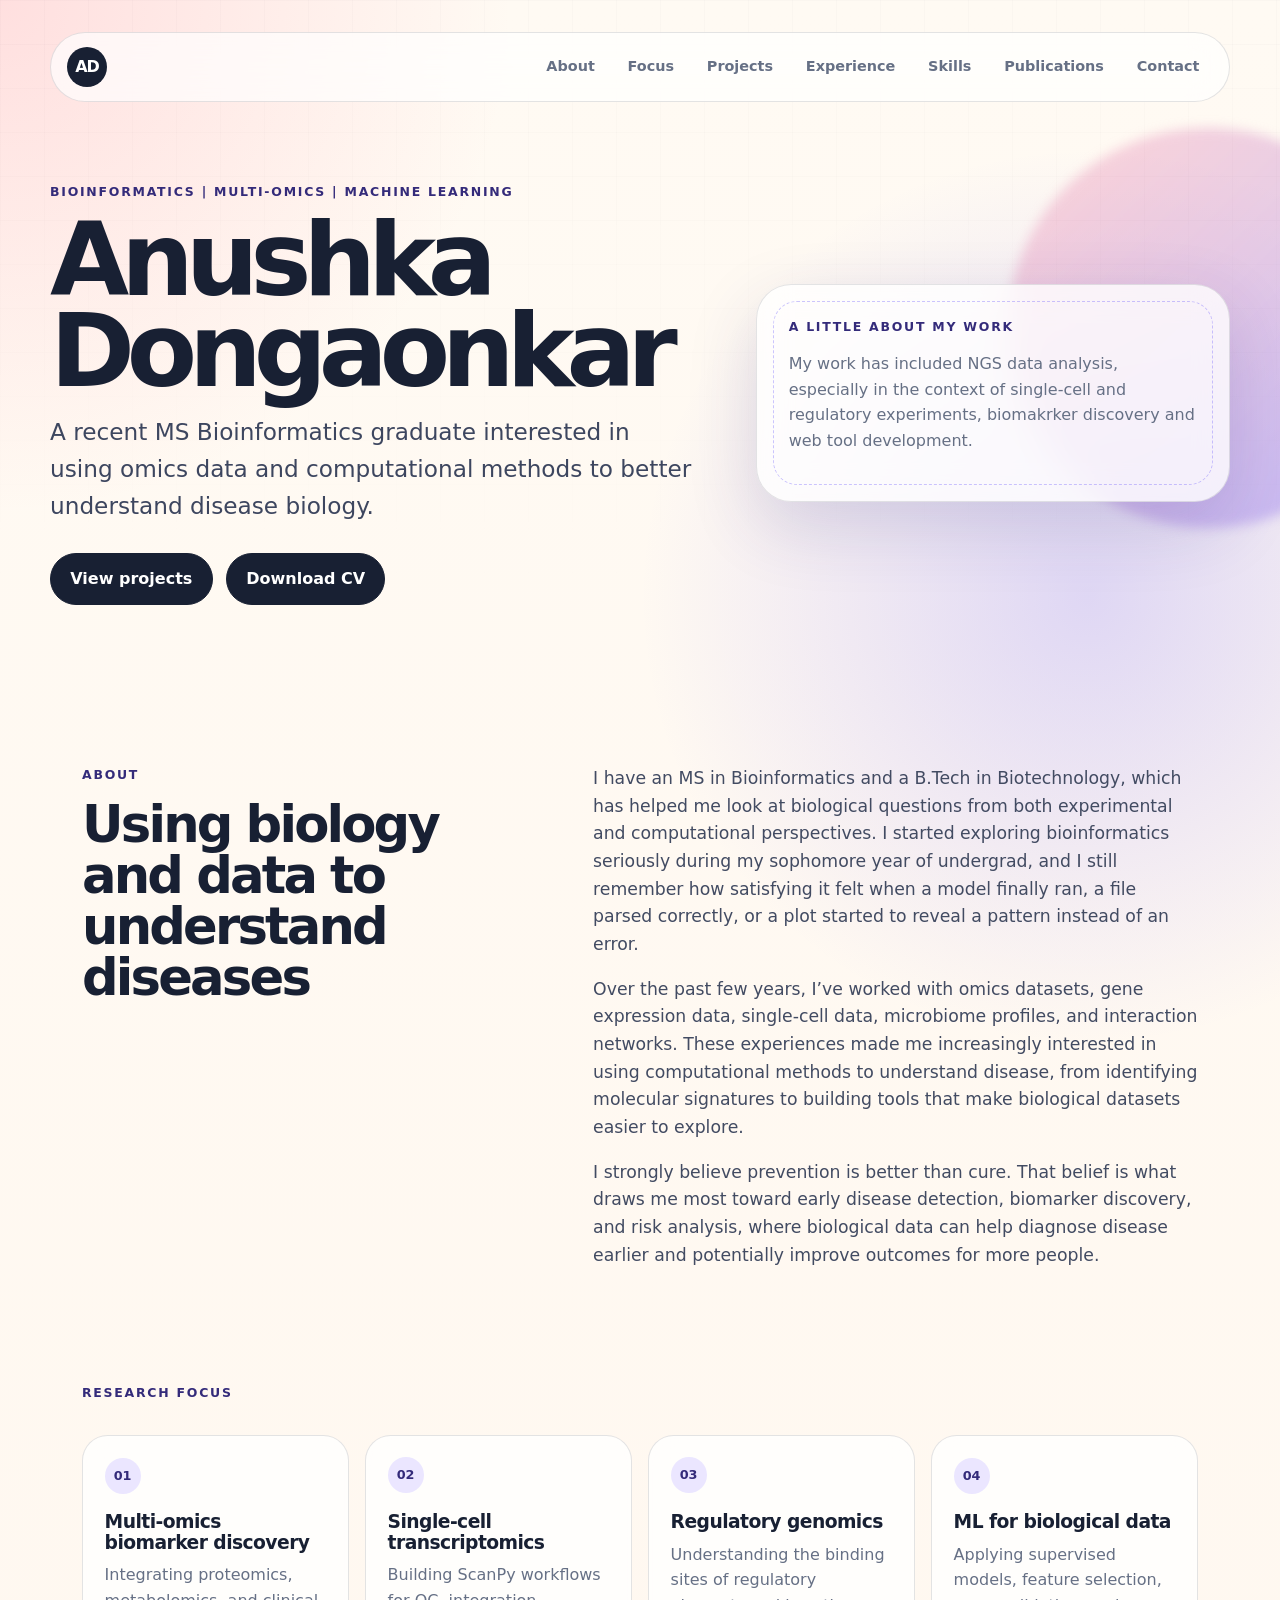
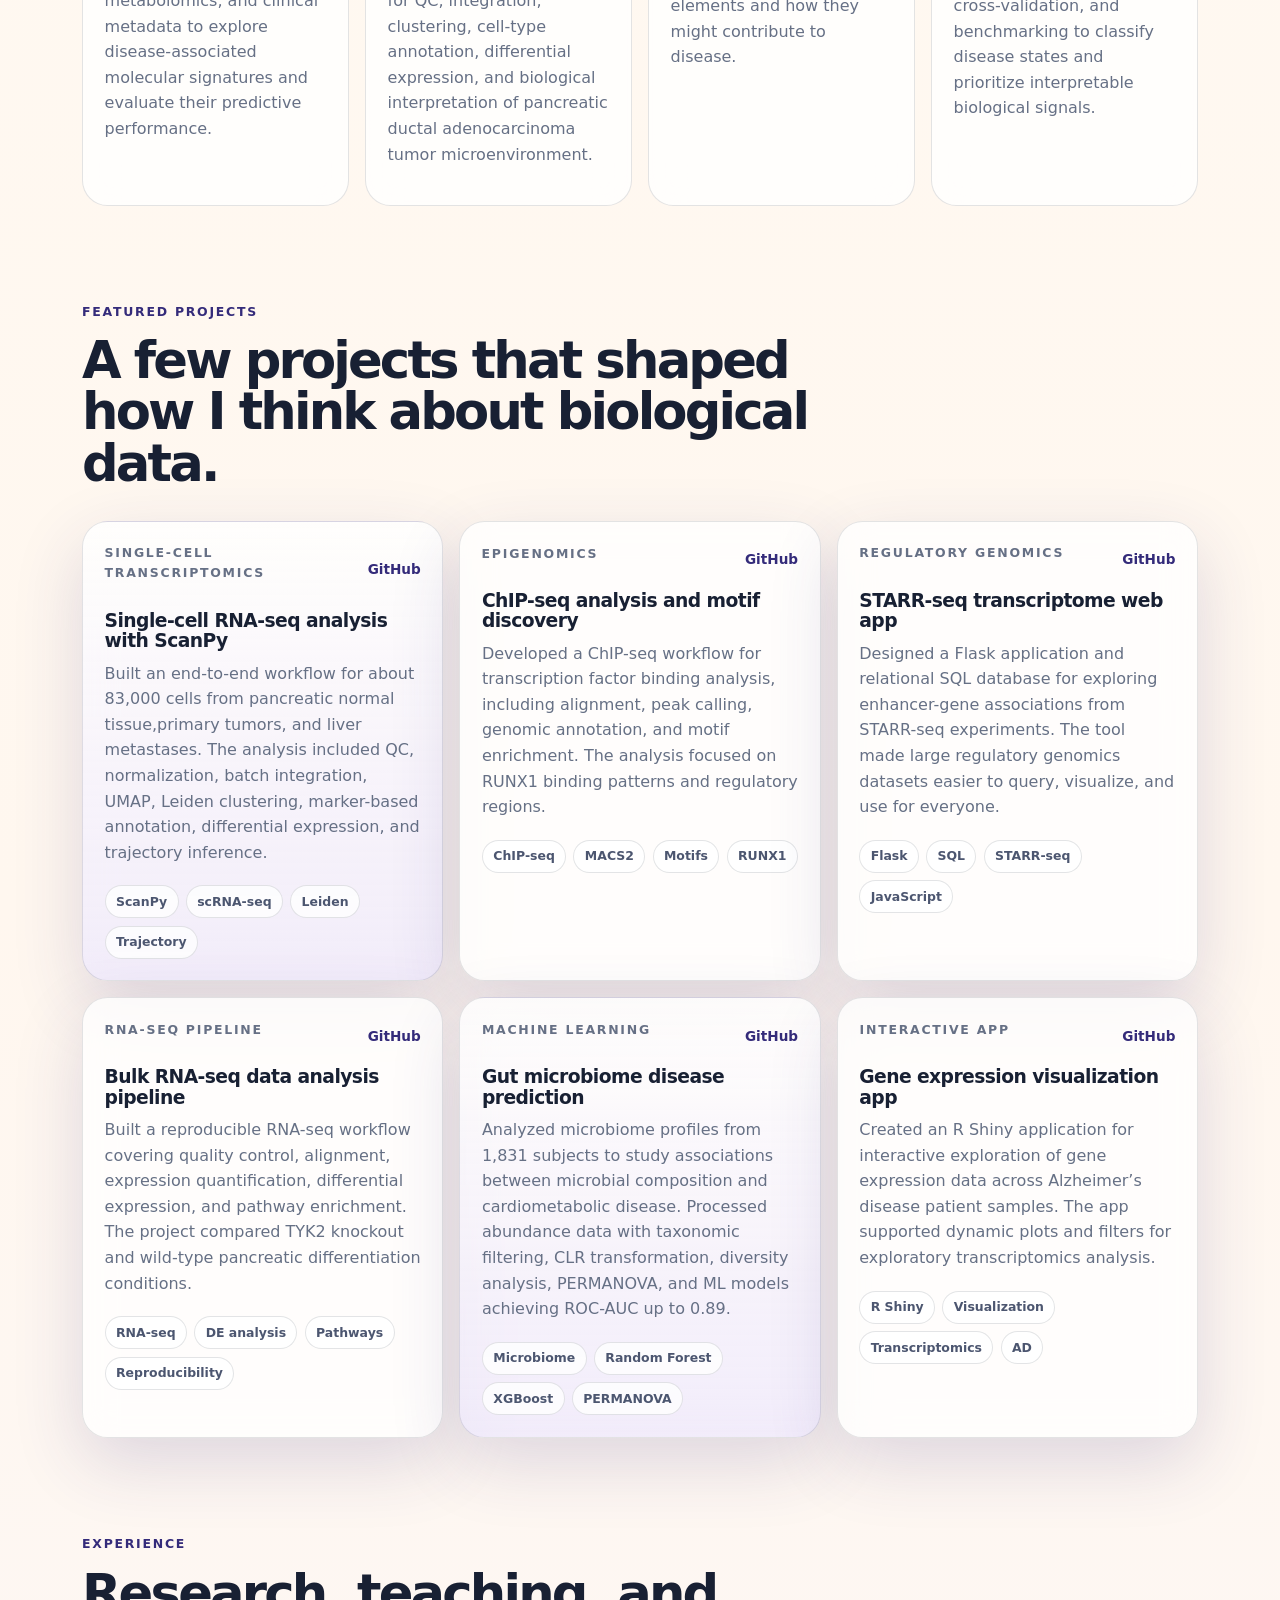
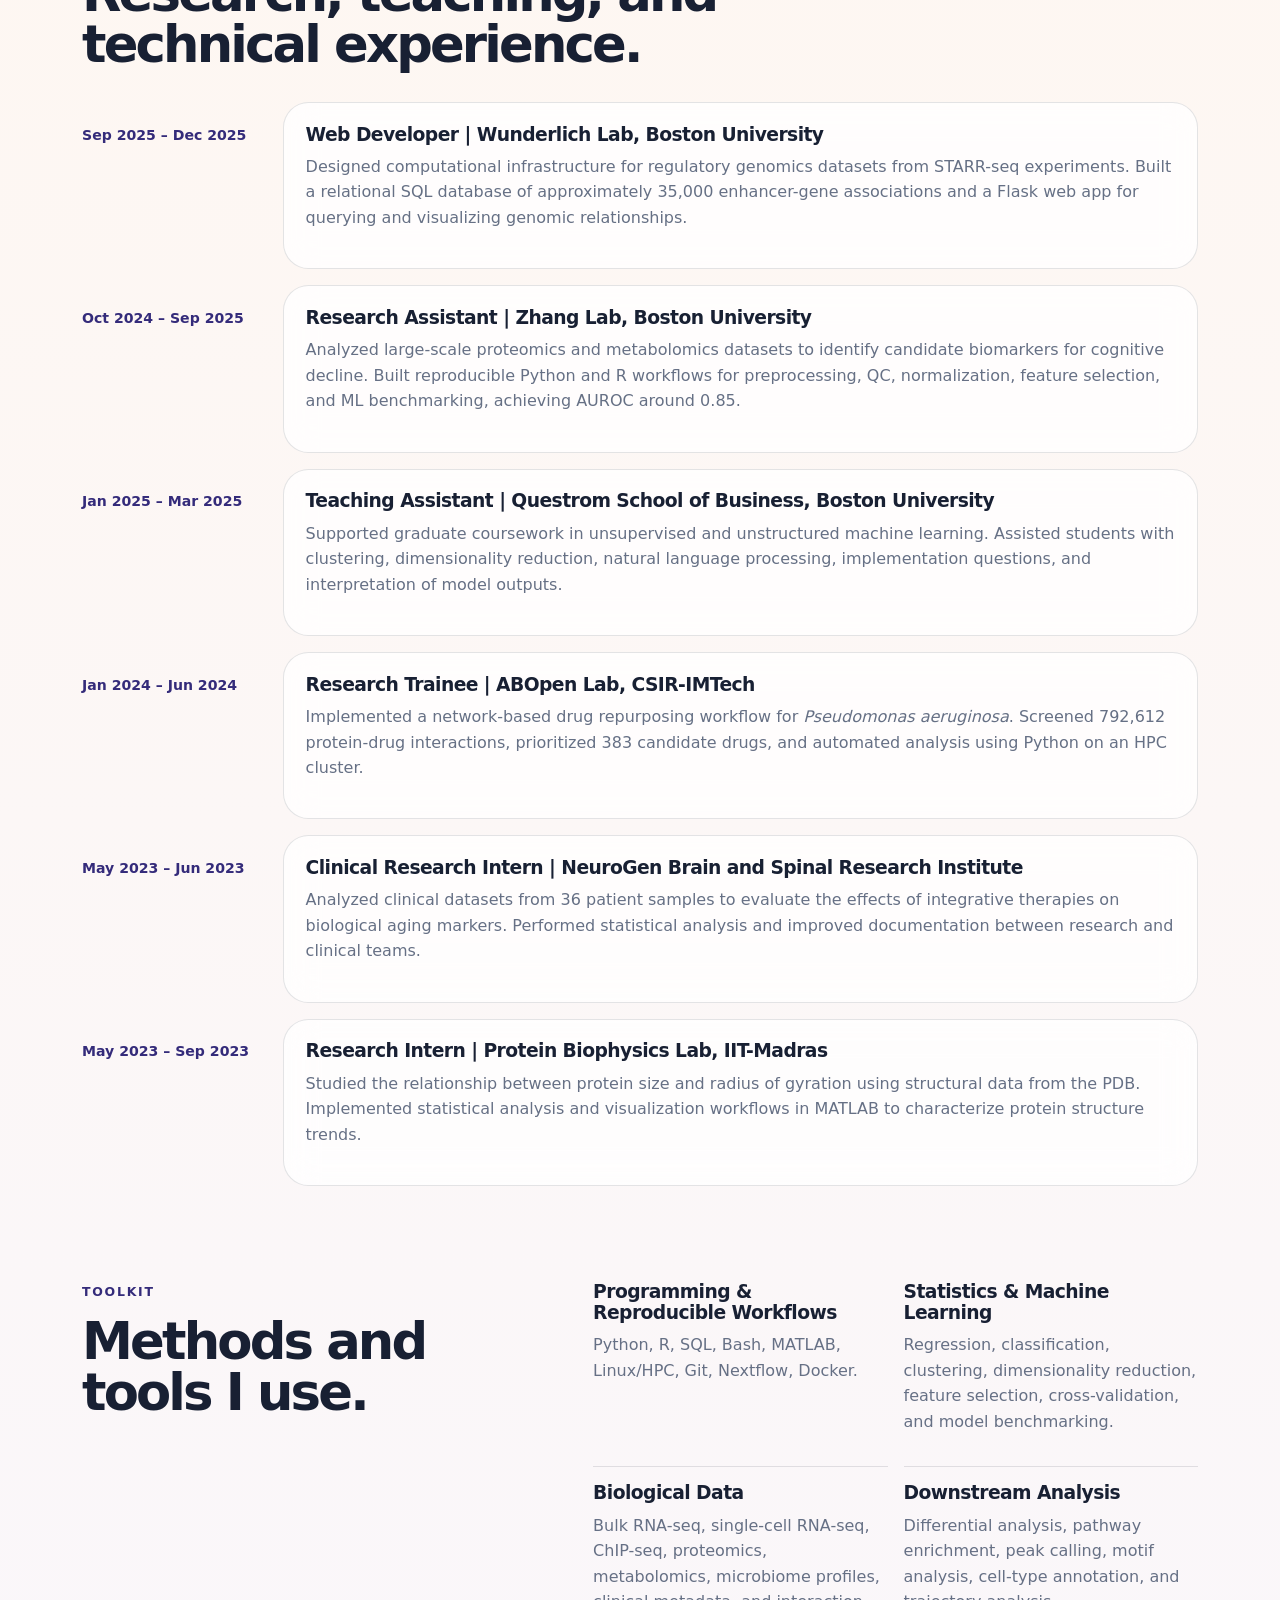
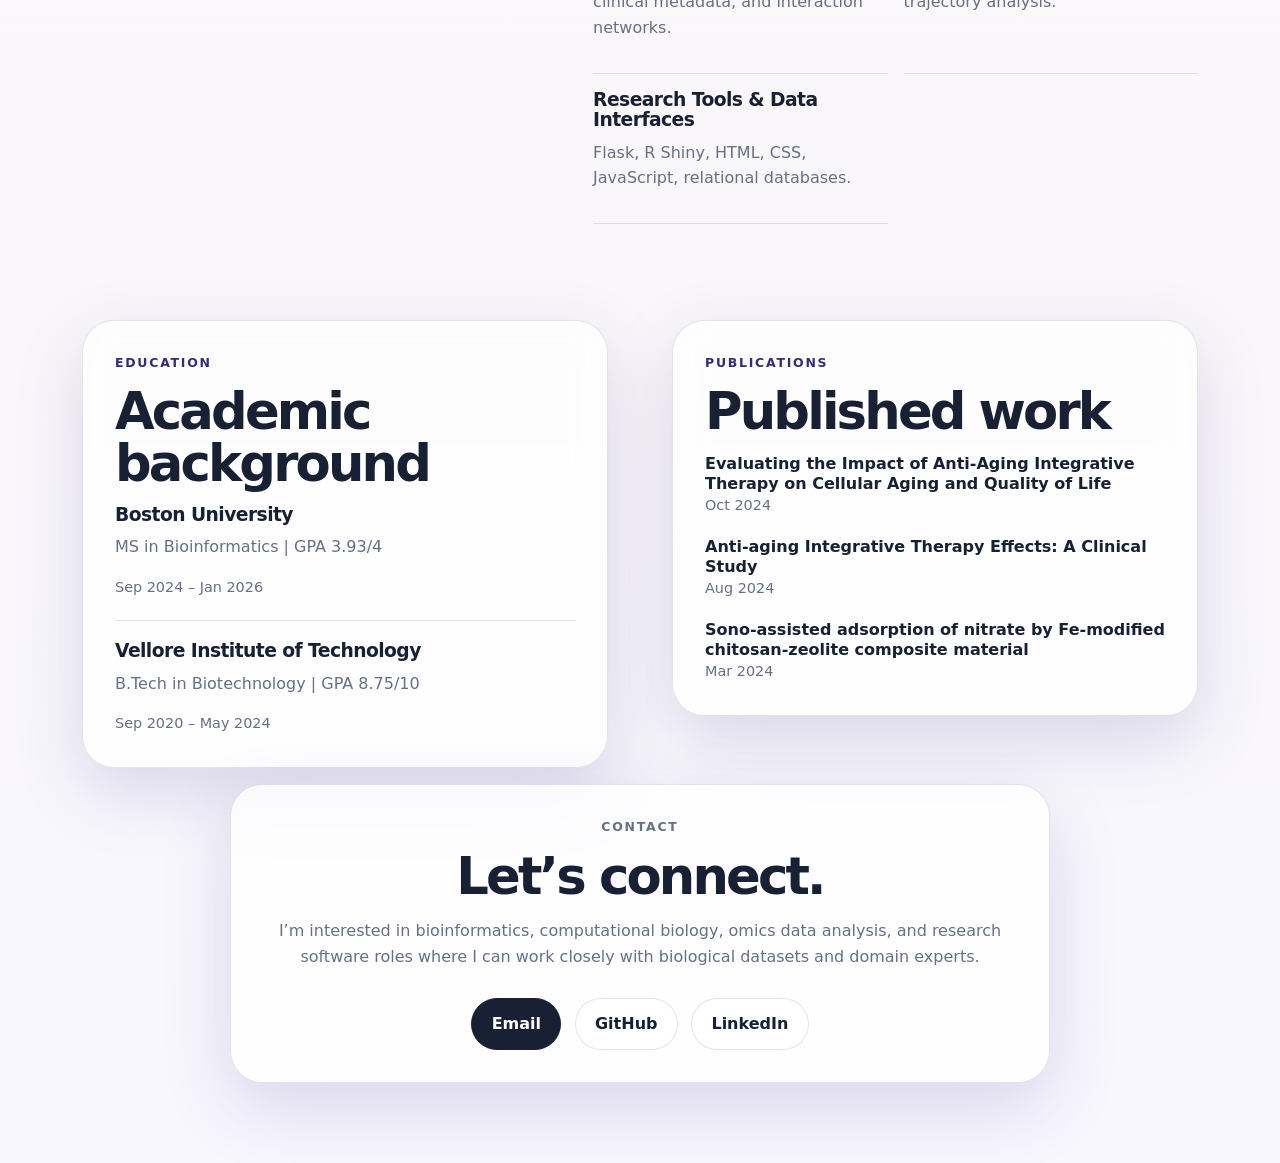
<file: index.html>
<html lang="en">
<head>
  <meta charset="UTF-8" />
  <meta name="viewport" content="width=device-width, initial-scale=1.0" />
  <meta name="description" content="Anushka Dongaonkar - Portfolio, bioinformatics researcher building omics pipelines, biomarker models, and research tools." />
  <title>Anushka Dongaonkar | Bioinformatics Portfolio</title>
  <link rel="stylesheet" href="./css/design.css" />
</head>
<body>
  <a class="skip-link" href="#main">Skip to content</a>

  <header class="site-header" id="top">
    <nav class="nav" aria-label="Primary navigation">
      <a class="nav-brand" href="#top">AD</a>
      <ul class="navbar">
        <li><a href="#about">About</a></li>
        <li><a href="#focus">Focus</a></li>
        <li><a href="#projects">Projects</a></li>
        <li><a href="#experience">Experience</a></li>
        <li><a href="#skills">Skills</a></li>
        <li><a href="#publications">Publications</a></li>
        <li><a href="#contact">Contact</a></li>
      </ul>
    </nav>

    <section class="hero" aria-label="Introduction">
      <div class="hero-copy">
        <p class="eyebrow">Bioinformatics | Multi-omics | Machine Learning</p>
        <h1>Anushka Dongaonkar</h1>
        <p class="hero-text">
          A recent MS Bioinformatics graduate interested in using omics data and computational methods to better understand disease biology.
        </p>
        <div class="hero-actions">
          <a class="btn primary" href="#projects">View projects</a>
          <a class="btn primary" href="assets/AnushkaD_CV.pdf" download>Download CV</a>
        </div>
      </div>

      <aside class="hero-card" aria-label="Portfolio highlights">
        <h3 class="card-kicker">A little about my work</h3>
        <p>
          My work has included NGS data analysis, especially in the context of single-cell and regulatory experiments, biomakrker discovery and web tool development.
        </p>
      </aside>
    </section>
  </header>

  <main id="main">
    <section class="section intro-grid" id="about">
      <div>
        <p class="section-label">About</p>
        <h2>Using biology and data to understand diseases</h2>
      </div>
      <div class="about-copy">
        <p>
          I have an MS in Bioinformatics and a B.Tech in Biotechnology, which has helped me look at biological questions from both experimental and computational perspectives. I started exploring bioinformatics seriously during my sophomore year of undergrad, and I still remember how satisfying it felt when a model finally ran, a file parsed correctly, or a plot started to reveal a pattern instead of an error.
        </p>
        <p>
          Over the past few years, I’ve worked with omics datasets, gene expression data, single-cell data, microbiome profiles, and interaction networks. These experiences made me increasingly interested in using computational methods to understand disease, from identifying molecular signatures to building tools that make biological datasets easier to explore.
        </p>
        <p>
          I strongly believe prevention is better than cure. That belief is what draws me most toward early disease detection, biomarker discovery, and risk analysis, where biological data can help diagnose disease earlier and potentially improve outcomes for more people.
        </p>
      </div>
    </section>

    <section class="section" id="focus">
      <div class="section-heading">
        <p class="section-label">Research focus</p>
        
      </div>

      <div class="focus-grid">
        <article class="soft-card">
          <span class="icon">01</span>
          <h3>Multi-omics biomarker discovery</h3>
          <p>Integrating proteomics, metabolomics, and clinical metadata to explore disease-associated molecular signatures and evaluate their predictive performance.</p>
        </article>
        <article class="soft-card">
          <span class="icon">02</span>
          <h3>Single-cell transcriptomics</h3>
          <p>Building ScanPy workflows for QC, integration, clustering, cell-type annotation, differential expression, and biological interpretation of pancreatic ductal adenocarcinoma tumor microenvironment.</p>
        </article>
        <article class="soft-card">
          <span class="icon">03</span>
          <h3>Regulatory genomics</h3>
          <p>Understanding the binding sites of regulatory elements and how they might contribute to disease.</p>
        </article>
        <article class="soft-card">
          <span class="icon">04</span>
          <h3>ML for biological data</h3>
          <p>Applying supervised models, feature selection, cross-validation, and benchmarking to classify disease states and prioritize interpretable biological signals.</p>
        </article>
      </div>
    </section>

    <section class="section" id="projects">
      <div class="section-heading">
        <p class="section-label">Featured projects</p>
        <h2>A few projects that shaped how I think about biological data.</h2>
      </div>

      <div class="project-grid">
        <article class="project-card featured">
          <div class="project-topline">
            <p class="project-type">Single-cell transcriptomics</p>
            <a href="https://github.com/anushka-don/scanpy" target="_blank" rel="noopener">GitHub</a>
          </div>
          <h3>Single-cell RNA-seq analysis with ScanPy</h3>
          <p>
            Built an end-to-end workflow for about 83,000 cells from pancreatic normal tissue,primary tumors, and liver metastases. The analysis included QC, normalization, batch integration, UMAP, Leiden clustering, marker-based annotation, differential expression, and trajectory inference.
          </p>
          <div class="tags"><span>ScanPy</span><span>scRNA-seq</span><span>Leiden</span><span>Trajectory</span></div>
        </article>

        <article class="project-card">
          <div class="project-topline">
            <p class="project-type">Epigenomics</p>
            <a href="https://github.com/anushka-don/chip_seq" target="_blank" rel="noopener">GitHub </a>
          </div>
          <h3>ChIP-seq analysis and motif discovery</h3>
          <p>
            Developed a ChIP-seq workflow for transcription factor binding analysis, including alignment, peak calling, genomic annotation, and motif enrichment. The analysis focused on RUNX1 binding patterns and regulatory regions.
          </p>
          <div class="tags"><span>ChIP-seq</span><span>MACS2</span><span>Motifs</span><span>RUNX1</span></div>
        </article>

        <article class="project-card">
          <div class="project-topline">
            <p class="project-type">Regulatory genomics</p>
            <a href="https://github.com/anushka-don/starr_query" target="_blank" rel="noopener">GitHub </a>
          </div>
          <h3>STARR-seq transcriptome web app</h3>
          <p>
            Designed a Flask application and relational SQL database for exploring enhancer-gene associations from STARR-seq experiments. The tool made large regulatory genomics datasets easier to query, visualize, and use for everyone.
          </p>
          <div class="tags"><span>Flask</span><span>SQL</span><span>STARR-seq</span><span>JavaScript</span></div>
        </article>

        <article class="project-card">
          <div class="project-topline">
            <p class="project-type">RNA-seq pipeline</p>
            <a href="https://github.com/anushka-don/rna_seq" target="_blank" rel="noopener">GitHub </a>
          </div>
          <h3>Bulk RNA-seq data analysis pipeline</h3>
          <p>
            Built a reproducible RNA-seq workflow covering quality control, alignment, expression quantification, differential expression, and pathway enrichment. The project compared TYK2 knockout and wild-type pancreatic differentiation conditions.
          </p>
          <div class="tags"><span>RNA-seq</span><span>DE analysis</span><span>Pathways</span><span>Reproducibility</span></div>
        </article>

        <article class="project-card featured">
          <div class="project-topline">
            <p class="project-type">Machine learning</p>
            <a href="https://github.com/anushka-don/gut-microbiome-analysis" target="_blank" rel="noopener">GitHub</a>
          </div>
          <h3>Gut microbiome disease prediction</h3>
          <p>
            Analyzed microbiome profiles from 1,831 subjects to study associations between microbial composition and cardiometabolic disease. Processed abundance data with taxonomic filtering, CLR transformation, diversity analysis, PERMANOVA, and ML models achieving ROC-AUC up to 0.89.
          </p>
          <div class="tags"><span>Microbiome</span><span>Random Forest</span><span>XGBoost</span><span>PERMANOVA</span></div>
        </article>

        <article class="project-card">
          <div class="project-topline">
            <p class="project-type">Interactive app</p>
            <a href="https://github.com/anushka-don/gene_de_analysis_app" target="_blank" rel="noopener">GitHub </a>
          </div>
          <h3>Gene expression visualization app</h3>
          <p>
            Created an R Shiny application for interactive exploration of gene expression data across Alzheimer’s disease patient samples. The app supported dynamic plots and filters for exploratory transcriptomics analysis.
          </p>
          <div class="tags"><span>R Shiny</span><span>Visualization</span><span>Transcriptomics</span><span>AD</span></div>
        </article>
      </div>
    </section>

    <section class="section" id="experience">
      <div class="section-heading">
        <p class="section-label">Experience</p>
        <h2>Research, teaching, and technical experience.</h2>
      </div>

      <div class="timeline">
        <article class="timeline-item">
          <div class="timeline-date">Sep 2025 – Dec 2025</div>
          <div class="timeline-content">
            <h3>Web Developer | Wunderlich Lab, Boston University</h3>
            <p>
              Designed computational infrastructure for regulatory genomics datasets from STARR-seq experiments. Built a relational SQL database of approximately 35,000 enhancer-gene associations and a Flask web app for querying and visualizing genomic relationships.
            </p>
          </div>
        </article>

        <article class="timeline-item">
          <div class="timeline-date">Oct 2024 – Sep 2025</div>
          <div class="timeline-content">
            <h3>Research Assistant | Zhang Lab, Boston University</h3>
            <p>
              Analyzed large-scale proteomics and metabolomics datasets to identify candidate biomarkers for cognitive decline. Built reproducible Python and R workflows for preprocessing, QC, normalization, feature selection, and ML benchmarking, achieving AUROC around 0.85.
            </p>
          </div>
        </article>

        <article class="timeline-item">
          <div class="timeline-date">Jan 2025 – Mar 2025</div>
          <div class="timeline-content">
            <h3>Teaching Assistant | Questrom School of Business, Boston University</h3>
            <p>
              Supported graduate coursework in unsupervised and unstructured machine learning. Assisted students with clustering, dimensionality reduction, natural language processing, implementation questions, and interpretation of model outputs.
            </p>
          </div>
        </article>

        <article class="timeline-item">
          <div class="timeline-date">Jan 2024 – Jun 2024</div>
          <div class="timeline-content">
            <h3>Research Trainee | ABOpen Lab, CSIR-IMTech</h3>
            <p>
              Implemented a network-based drug repurposing workflow for <em>Pseudomonas aeruginosa</em>. Screened 792,612 protein-drug interactions, prioritized 383 candidate drugs, and automated analysis using Python on an HPC cluster.
            </p>
          </div>
        </article>

        <article class="timeline-item">
          <div class="timeline-date">May 2023 – Jun 2023</div>
          <div class="timeline-content">
            <h3>Clinical Research Intern | NeuroGen Brain and Spinal Research Institute</h3>
            <p>
              Analyzed clinical datasets from 36 patient samples to evaluate the effects of integrative therapies on biological aging markers. Performed statistical analysis and improved documentation between research and clinical teams.
            </p>
          </div>
        </article>

        <article class="timeline-item">
          <div class="timeline-date">May 2023 – Sep 2023</div>
          <div class="timeline-content">
            <h3>Research Intern | Protein Biophysics Lab, IIT-Madras</h3>
            <p>
              Studied the relationship between protein size and radius of gyration using structural data from the PDB. Implemented statistical analysis and visualization workflows in MATLAB to characterize protein structure trends.
            </p>
          </div>
        </article>
      </div>
    </section>

    <section class="section two-column" id="skills">
      <div>
        <p class="section-label">Toolkit</p>
        <h2>Methods and tools I use.</h2>
      </div>
      
      <div class="skill-columns">
        <div class="skill-block">
          <h3>Programming & Reproducible Workflows</h3>
          <p>
            Python, R, SQL, Bash, MATLAB, Linux/HPC, Git, Nextflow, Docker.
          </p>
        </div>

        <div class="skill-block">
          <h3>Statistics & Machine Learning</h3>
          <p>
            Regression, classification, clustering, dimensionality reduction, feature selection, cross-validation, and model benchmarking.
          </p>
        </div>
        
        <div class="skill-block">
          <h3>Biological Data</h3>
          <p>
            Bulk RNA-seq, single-cell RNA-seq, ChIP-seq, proteomics, metabolomics, microbiome profiles, clinical metadata, and interaction networks.
          </p>
        </div>
    
        <div class="skill-block">
          <h3>Downstream Analysis</h3>
          <p>
            Differential analysis, pathway enrichment, peak calling, motif analysis, cell-type annotation, and trajectory analysis.
          </p>
        </div>
    
        <div class="skill-block">
          <h3>Research Tools & Data Interfaces</h3>
          <p>
            Flask, R Shiny, HTML, CSS, JavaScript, relational databases.
          </p>
        </div>
        
      </div>
    </section>

    <section class="section education-publications" id="publications">
      <div class="education-card">
        <p class="section-label">Education</p>
        <h2>Academic background</h2>
        <div class="degree">
          <h3>Boston University</h3>
          <p>MS in Bioinformatics | GPA 3.93/4</p>
          <span>Sep 2024 – Jan 2026</span>
        </div>
        <div class="degree">
          <h3>Vellore Institute of Technology</h3>
          <p>B.Tech in Biotechnology | GPA 8.75/10</p>
          <span>Sep 2020 – May 2024</span>
        </div>
      </div>

      <div class="publication-card">
        <p class="section-label">Publications</p>
        <h2>Published work</h2>
        <ul class="publication-list">
          <li>
            <a href="https://doi.org/10.20944/preprints202407.1110.v1" target="_blank" rel="noopener">Evaluating the Impact of Anti-Aging Integrative Therapy on Cellular Aging and Quality of Life</a>
            <span>Oct 2024</span>
          </li>
          <li>
            <a href="https://www.preprints.org/manuscript/202407.1110" target="_blank" rel="noopener">Anti-aging Integrative Therapy Effects: A Clinical Study</a>
            <span>Aug 2024</span>
          <li>
            <a href="https://doi.org/10.1080/01932691.2024.2325390" target="_blank" rel="noopener">Sono-assisted adsorption of nitrate by Fe-modified chitosan-zeolite composite material</a>
            <span>Mar 2024</span>
          </li>
        </ul>
      </div>
    </section>

    <section class="section contact-section" id="contact">
      <p class="section-label">Contact</p>
      <h2>Let’s connect.</h2>
      <p>
        I’m interested in bioinformatics, computational biology, omics data analysis, and research software roles where I can work closely with biological datasets and domain experts.
      </p>
      <div class="contact-links">
        <a href="mailto:dongaonkar.anu@gmail.com">Email</a>
        <a href="https://github.com/anushka-don" target="_blank" rel="noopener">GitHub</a>
        <a href="https://www.linkedin.com/in/anushka-dongaonkar/" target="_blank" rel="noopener">LinkedIn</a>
      </div>
    </section>
  </main>
</body>
</html>
</file>
<file: css/design.css>
:root {
  --ink: #182033;
  --muted: #667085;
  --paper: #fffaf3;
  --paper-soft: #fff4e4;
  --lavender: #ebe6ff;
  --violet: #6d5dfc;
  --violet-dark: #342b7a;
  --rose: #ff8fa3;
  --mint: #dff7ed;
  --line: rgba(24, 32, 51, 0.12);
  --card: rgba(255, 255, 255, 0.78);
  --shadow: 0 24px 70px rgba(52, 43, 122, 0.16);
}

* {
  box-sizing: border-box;
}

html {
  scroll-behavior: smooth;
}

body {
  margin: 0;
  font-family: Inter, ui-sans-serif, system-ui, -apple-system, BlinkMacSystemFont, "Segoe UI", sans-serif;
  color: var(--ink);
  background:
    radial-gradient(circle at top left, rgba(255, 143, 163, 0.25), transparent 32rem),
    radial-gradient(circle at 85% 10%, rgba(109, 93, 252, 0.22), transparent 28rem),
    linear-gradient(180deg, #fffaf3 0%, #fff7ef 42%, #f8f7ff 100%);
  line-height: 1.6;
}

body::before {
  content: "";
  position: fixed;
  inset: 0;
  pointer-events: none;
  opacity: 0.35;
  background-image:
    linear-gradient(rgba(24, 32, 51, 0.05) 1px, transparent 1px),
    linear-gradient(90deg, rgba(24, 32, 51, 0.05) 1px, transparent 1px);
  background-size: 44px 44px;
  mask-image: linear-gradient(to bottom, #000 0%, transparent 72%);
}

a {
  color: inherit;
}

.skip-link {
  position: absolute;
  left: -999px;
  top: 1rem;
  background: var(--ink);
  color: white;
  padding: 0.7rem 1rem;
  border-radius: 999px;
  z-index: 100;
}

.skip-link:focus {
  left: 1rem;
}

.site-header {
  position: relative;
  overflow: hidden;
  padding: 1rem clamp(1rem, 3vw, 2rem) 5rem;
}

.site-header::after {
  content: "";
  position: absolute;
  right: -8rem;
  top: 8rem;
  width: 25rem;
  height: 25rem;
  border-radius: 999px;
  background: linear-gradient(135deg, rgba(255, 143, 163, 0.35), rgba(109, 93, 252, 0.35));
  filter: blur(6px);
  z-index: -1;
}

.nav {
  max-width: 1180px;
  margin: 0 auto;
  display: flex;
  justify-content: space-between;
  align-items: center;
  gap: 1.5rem;
  padding: 0.85rem 1rem;
  border: 1px solid var(--line);
  border-radius: 999px;
  background: rgba(255, 255, 255, 0.68);
  backdrop-filter: blur(18px);
  position: sticky;
  top: 1rem;
  z-index: 20;
}

.nav-brand {
  display: inline-grid;
  place-items: center;
  width: 2.5rem;
  height: 2.5rem;
  border-radius: 50%;
  background: var(--ink);
  color: white;
  font-weight: 800;
  text-decoration: none;
  letter-spacing: -0.06em;
}

.navbar {
  list-style: none;
  display: flex;
  flex-wrap: wrap;
  justify-content: flex-end;
  gap: 0.35rem;
  margin: 0;
  padding: 0;
}

.navbar a {
  display: inline-block;
  text-decoration: none;
  color: var(--muted);
  font-weight: 700;
  font-size: 0.9rem;
  padding: 0.55rem 0.85rem;
  border-radius: 999px;
  transition: 180ms ease;
}

.navbar a:hover {
  color: var(--ink);
  background: var(--lavender);
}

.hero {
  max-width: 1180px;
  margin: 6rem auto 0;
  display: grid;
  grid-template-columns: minmax(0, 1.15fr) minmax(320px, 0.85fr);
  gap: clamp(2rem, 5vw, 4.5rem);
  align-items: center;
}

.eyebrow,
.section-label,
.project-type,
.card-kicker {
  margin: 0 0 0.85rem;
  color: var(--violet-dark);
  font-size: 0.78rem;
  text-transform: uppercase;
  font-weight: 900;
  letter-spacing: 0.14em;
}

h1,
h2,
h3,
p {
  margin-top: 0;
}

h1 {
  max-width: 860px;
  margin-bottom: 1.1rem;
  font-size: clamp(3.6rem, 8vw, 7.7rem);
  line-height: 0.88;
  letter-spacing: -0.08em;
}

.hero-text {
  max-width: 720px;
  color: #3d465f;
  font-size: clamp(1.15rem, 2vw, 1.45rem);
}

.hero-actions,
.contact-links {
  display: flex;
  flex-wrap: wrap;
  gap: 0.85rem;
  margin-top: 1.8rem;
}

.btn,
.contact-links a {
  display: inline-flex;
  align-items: center;
  justify-content: center;
  min-height: 3rem;
  padding: 0.75rem 1.2rem;
  border-radius: 999px;
  border: 1px solid var(--line);
  text-decoration: none;
  font-weight: 850;
  transition: 180ms ease;
}

.btn.primary,
.contact-links a:first-child {
  color: white;
  background: var(--ink);
  border-color: var(--ink);
}

.btn.secondary,
.contact-links a:not(:first-child) {
  background: rgba(255, 255, 255, 0.7);
}

.btn:hover,
.contact-links a:hover {
  transform: translateY(-2px);
  box-shadow: 0 16px 32px rgba(24, 32, 51, 0.13);
}

.hero-card,
.soft-card,
.project-card,
.timeline-content,
.education-card,
.publication-card,
.contact-section {
  background: var(--card);
  border: 1px solid var(--line);
  box-shadow: var(--shadow);
  backdrop-filter: blur(16px);
}

.hero-card {
  position: relative;
  padding: 2rem;
  border-radius: 2.2rem;
}

.hero-card::before {
  content: "";
  position: absolute;
  inset: 1rem;
  border: 1px dashed rgba(109, 93, 252, 0.35);
  border-radius: 1.5rem;
  pointer-events: none;
}

.hero-card h2 {
  font-size: clamp(1.65rem, 3vw, 2.45rem);
  line-height: 1;
  letter-spacing: -0.04em;
  margin-bottom: 1rem;
}

.hero-card p:not(.card-kicker) {
  color: var(--muted);
}

.mini-stats {
  display: grid;
  grid-template-columns: repeat(3, 1fr);
  gap: 0.75rem;
  margin-top: 1.5rem;
}

.mini-stats div {
  padding: 1rem;
  border-radius: 1.2rem;
  background: rgba(255, 255, 255, 0.75);
  border: 1px solid var(--line);
}

.mini-stats strong {
  display: block;
  font-size: 1.45rem;
  line-height: 1;
}

.mini-stats span {
  display: block;
  margin-top: 0.4rem;
  color: var(--muted);
  font-size: 0.8rem;
  line-height: 1.25;
}

main {
  max-width: 1180px;
  margin: 0 auto;
  padding: 0 clamp(1rem, 3vw, 2rem) 5rem;
}

.section {
  padding: 5rem 0 1rem;
  scroll-margin-top: 7rem;
}

.intro-grid,
.two-column,
.education-publications {
  display: grid;
  grid-template-columns: 0.85fr 1.15fr;
  gap: clamp(2rem, 5vw, 4rem);
  align-items: start;
}

.section-heading {
  max-width: 780px;
  margin-bottom: 2rem;
}

.section h2 {
  font-size: clamp(2rem, 4vw, 3.35rem);
  line-height: 1;
  letter-spacing: -0.055em;
  margin-bottom: 1rem;
}

.about-copy {
  color: #424b62;
  font-size: 1.08rem;
}

.focus-grid,
.project-grid {
  display: grid;
  grid-template-columns: repeat(4, 1fr);
  gap: 1rem;
}

.soft-card,
.project-card {
  border-radius: 1.6rem;
  padding: 1.35rem;
}

.soft-card {
  box-shadow: none;
}

.soft-card .icon {
  display: inline-flex;
  width: 2.25rem;
  height: 2.25rem;
  align-items: center;
  justify-content: center;
  border-radius: 50%;
  background: var(--lavender);
  color: var(--violet-dark);
  font-size: 0.8rem;
  font-weight: 900;
  margin-bottom: 1.2rem;
}

.soft-card h3,
.project-card h3,
.timeline-content h3,
.skill-block h3,
.degree h3 {
  margin-bottom: 0.55rem;
  line-height: 1.1;
  letter-spacing: -0.03em;
}

.soft-card p,
.project-card p,
.timeline-content p,
.skill-block p,
.degree p,
.contact-section p {
  color: var(--muted);
}

.project-grid {
  grid-template-columns: repeat(3, 1fr);
}

.project-card {
  min-height: 100%;
}

.project-card.featured {
  grid-column: span 1;
  background: linear-gradient(180deg, rgba(255, 255, 255, 0.82), rgba(235, 230, 255, 0.66));
}

.project-topline {
  display: flex;
  align-items: center;
  justify-content: space-between;
  gap: 1rem;
  margin-bottom: 0.85rem;
}

.project-topline a {
  flex-shrink: 0;
  text-decoration: none;
  font-size: 0.85rem;
  font-weight: 900;
  color: var(--violet-dark);
}

.disabled-link {
  color: var(--muted) !important;
  cursor: not-allowed;
}

.tags {
  display: flex;
  flex-wrap: wrap;
  gap: 0.45rem;
  margin-top: 1.25rem;
}

.tags span {
  display: inline-flex;
  padding: 0.35rem 0.65rem;
  border-radius: 999px;
  background: rgba(255, 255, 255, 0.78);
  border: 1px solid var(--line);
  color: #4c5670;
  font-size: 0.78rem;
  font-weight: 750;
}

.timeline {
  display: grid;
  gap: 1rem;
}

.timeline-item {
  display: grid;
  grid-template-columns: 185px 1fr;
  gap: 1rem;
}

.timeline-date {
  color: var(--violet-dark);
  font-weight: 900;
  font-size: 0.88rem;
  padding-top: 1.35rem;
}

.timeline-content {
  border-radius: 1.6rem;
  padding: 1.35rem;
  box-shadow: none;
}

.skill-columns {
  display: grid;
  grid-template-columns: repeat(2, 1fr);
  gap: 1rem;
}

.skill-block {
  padding-bottom: 1rem;
  border-bottom: 1px solid var(--line);
}

.education-publications {
  grid-template-columns: 1fr 1fr;
}

.education-card,
.publication-card,
.contact-section {
  border-radius: 2rem;
  padding: 2rem;
}

.degree + .degree {
  margin-top: 1.3rem;
  padding-top: 1.3rem;
  border-top: 1px solid var(--line);
}

.degree span,
.publication-list span {
  color: var(--muted);
  font-size: 0.9rem;
}

.publication-list {
  list-style: none;
  padding: 0;
  margin: 0;
  display: grid;
  gap: 1.25rem;
}

.publication-list a {
  display: block;
  color: var(--ink);
  font-weight: 850;
  text-decoration: none;
  line-height: 1.25;
}

.publication-list a:hover {
  color: var(--violet-dark);
}

.contact-section {
  text-align: center;
  max-width: 820px;
  margin-left: auto;
  margin-right: auto;
}

.contact-section .contact-links {
  justify-content: center;
}

@media (max-width: 980px) {
  .hero,
  .intro-grid,
  .two-column,
  .education-publications {
    grid-template-columns: 1fr;
  }

  .focus-grid,
  .project-grid,
  .skill-columns {
    grid-template-columns: repeat(2, 1fr);
  }

  .nav {
    align-items: flex-start;
    border-radius: 1.4rem;
  }
}

@media (max-width: 680px) {
  .site-header {
    padding-bottom: 3rem;
  }

  .nav {
    position: static;
    flex-direction: column;
  }

  .navbar {
    justify-content: flex-start;
  }

  .hero {
    margin-top: 3.5rem;
  }

  .hero-actions,
  .contact-links {
    flex-direction: column;
  }

  .btn,
  .contact-links a {
    width: 100%;
  }

  .mini-stats,
  .focus-grid,
  .project-grid,
  .skill-columns {
    grid-template-columns: 1fr;
  }

  .timeline-item {
    grid-template-columns: 1fr;
    gap: 0.4rem;
  }

  .timeline-date {
    padding-top: 0;
  }
}
</file>
